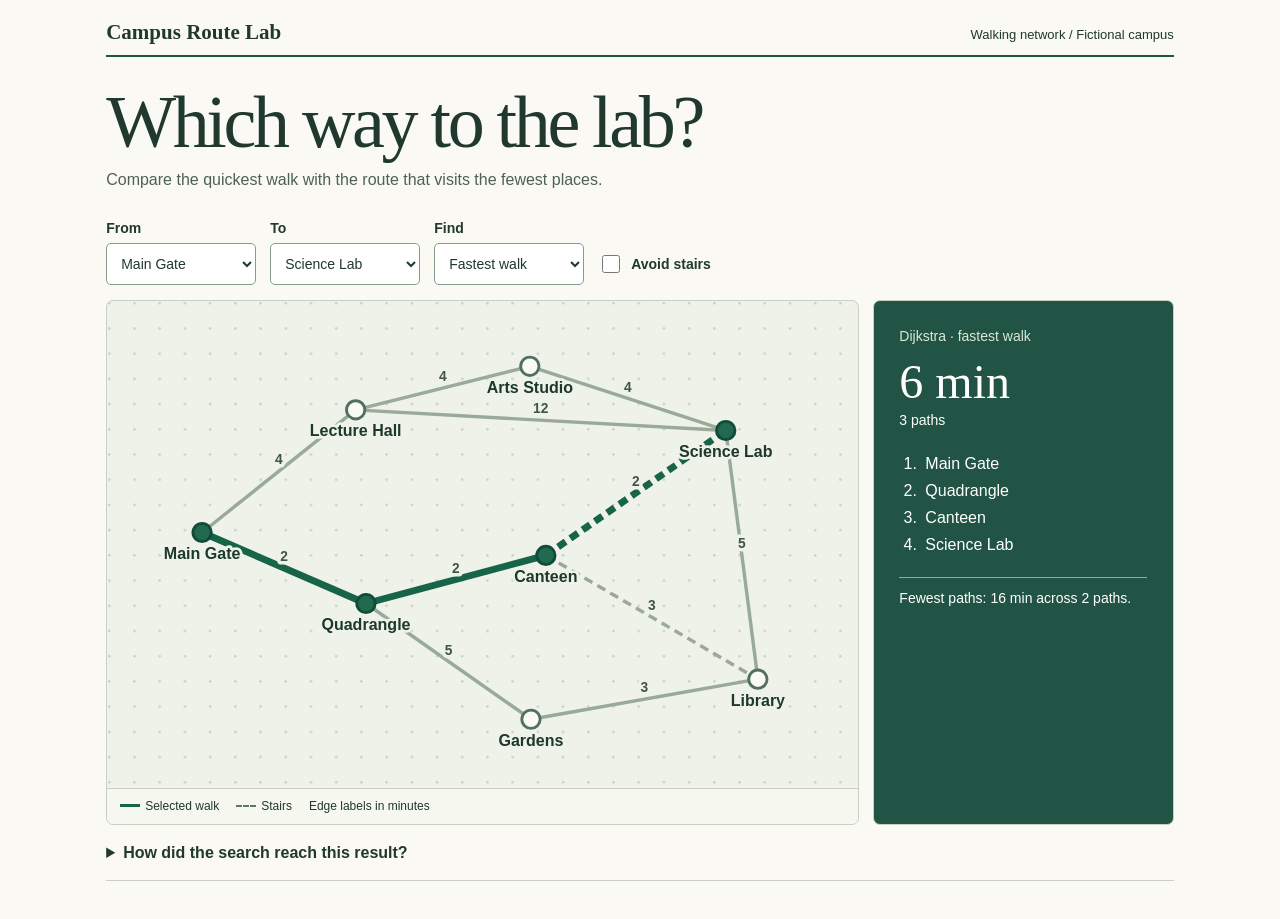
<file: Projects/campus-route-lab/index.html>
<!doctype html>
<html lang="en">
<head>
<meta charset="utf-8">
<meta name="viewport" content="width=device-width, initial-scale=1">
<title>Campus Route Lab</title>
<link rel="stylesheet" href="style.css">
<script defer src="network.js"></script><script defer src="routing.js"></script><script defer src="app.js"></script>
</head><body>
<main>
<header><p class="wordmark">Campus Route Lab</p><p class="folio">Walking network / Fictional campus</p></header>
<h1>Which way to the lab?</h1>
<p class="intro">Compare the quickest walk with the route that visits the fewest places.</p>
<section class="controls" aria-label="Route settings">
<label>From <select id="from"></select></label><label>To <select id="to"></select></label>
<label>Find <select id="mode"><option value="time">Fastest walk</option><option value="hops">Fewest paths</option></select></label>
<label class="check"><input type="checkbox" id="step-free"> Avoid stairs</label>
</section>
<div class="layout"><figure>
<svg id="map" viewBox="0 0 655 425" role="img" aria-labelledby="map-title map-desc">
<title id="map-title">Campus walking network</title><desc id="map-desc">The route and distance are also listed beside the map. Numbers on paths are walking times in minutes.</desc>
<defs><pattern id="grid" width="22" height="22" patternUnits="userSpaceOnUse"><circle cx="2" cy="2" r="1.1" fill="#c6d1c1"/></pattern></defs>
<rect width="655" height="425" fill="url(#grid)"/>
<g id="edges"></g><g id="nodes"></g></svg>
<figcaption><span><i class="line green"></i>Selected walk</span><span><i class="line stairs"></i>Stairs</span><span>Edge labels in minutes</span></figcaption>
</figure>
<section class="summary" aria-live="polite" aria-atomic="true">
<p class="algorithm" id="algorithm"></p><h2 id="duration"></h2><p id="count"></p>
<ol id="stops"></ol><p id="comparison"></p>
</section></div>
<details><summary>How did the search reach this result?</summary>
<p id="explanation"></p><p id="visits"></p></details>
</main></body></html>
</file>
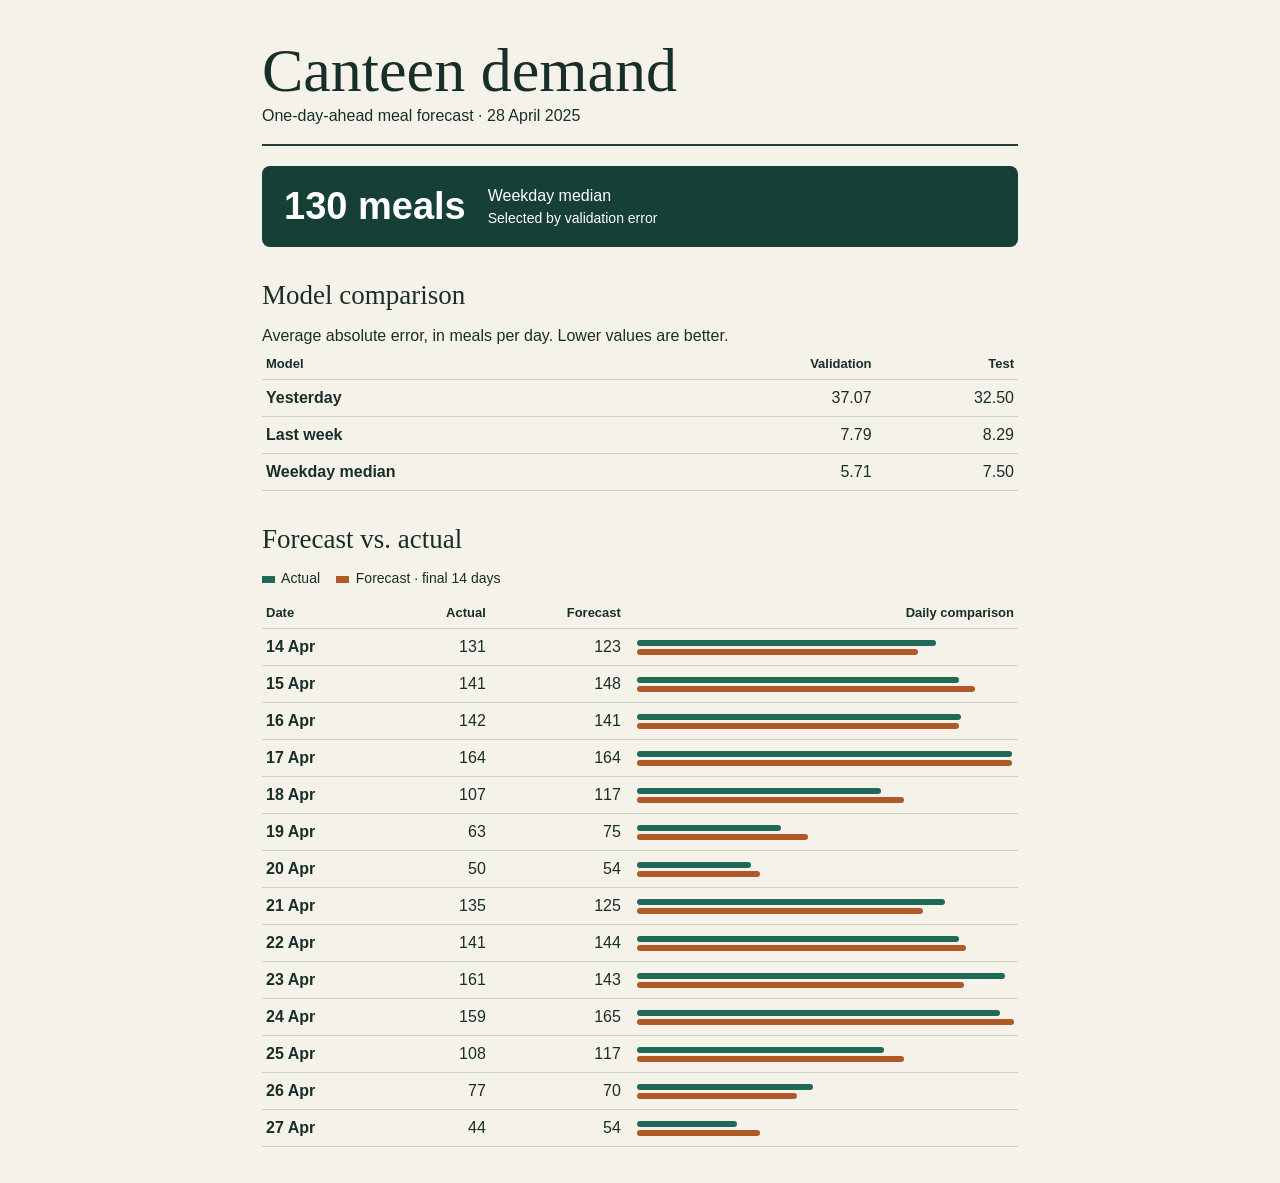
<file: Projects/canteen-demand-forecast/examples/report.html>
<!doctype html><html lang="en"><meta charset="utf-8">
<meta name="viewport" content="width=device-width, initial-scale=1">
<title>Canteen demand | Forecast report</title><style>
*{box-sizing:border-box}body{margin:0;background:#f5f2e9;color:#182e29;font:16px/1.5 'Segoe UI',sans-serif}
main{max-width:860px;margin:auto;padding:36px clamp(18px,5vw,52px)}h1,h2,p{margin:0}
h1,h2{font-family:Georgia,serif;font-weight:500}h1{font-size:clamp(34px,7vw,62px);line-height:1.1}
h2{font-size:27px;margin:28px 0 8px}.mast{border-bottom:2px solid #213f38;padding-bottom:16px}
.next{background:#163f36;color:white;border-radius:8px;padding:18px 22px;margin:20px 0;display:flex;align-items:center;gap:22px;flex-wrap:wrap}
strong{font-size:38px;line-height:1.1}table{width:100%;border-collapse:collapse;font-variant-numeric:tabular-nums}
td,th{border-bottom:1px solid #cdd3c8;padding:6px 4px;text-align:right}th:first-child{text-align:left}
.plot{width:52%;padding-left:12px}i{display:block;background:#206957;height:6px;border-radius:3px}i.estimate{background:#af5a28;margin-top:3px}
small{display:block;font-size:14px}.legend{font-size:14px;margin-bottom:8px}.key{display:inline-block;width:13px;height:7px;background:#206957;margin-right:3px}
.key.second{background:#af5a28;margin-left:12px}thead th{font-size:13px}@media(max-width:500px){.plot{width:36%}}
</style><main><header class="mast"><h1>Canteen demand</h1>
<p>One-day-ahead meal forecast · 28 April 2025</p></header>
<section class="next"><strong>130 meals</strong>
<span>Weekday median<small>Selected by validation error</small></span></section>
<h2>Model comparison</h2><p>Average absolute error, in meals per day. Lower values are better.</p>
<table><thead><tr><th>Model</th><th>Validation</th><th>Test</th></tr></thead><tbody><tr><th scope="row">Yesterday</th><td>37.07</td><td>32.50</td></tr><tr><th scope="row">Last week</th><td>7.79</td><td>8.29</td></tr><tr><th scope="row">Weekday median</th><td>5.71</td><td>7.50</td></tr></tbody></table>
<h2>Forecast vs. actual</h2><p class="legend"><b class="key"></b> Actual
<b class="key second"></b> Forecast · final 14 days</p>
<table><thead><tr><th>Date</th><th>Actual</th><th>Forecast</th><th>Daily comparison</th></tr></thead>
<tbody><tr><th scope="row">14 Apr</th><td>131</td><td>123</td><td class="plot"><i style="width:79.39%"></i><i class="estimate" style="width:74.55%"></i></td></tr><tr><th scope="row">15 Apr</th><td>141</td><td>148</td><td class="plot"><i style="width:85.45%"></i><i class="estimate" style="width:89.70%"></i></td></tr><tr><th scope="row">16 Apr</th><td>142</td><td>141</td><td class="plot"><i style="width:86.06%"></i><i class="estimate" style="width:85.45%"></i></td></tr><tr><th scope="row">17 Apr</th><td>164</td><td>164</td><td class="plot"><i style="width:99.39%"></i><i class="estimate" style="width:99.39%"></i></td></tr><tr><th scope="row">18 Apr</th><td>107</td><td>117</td><td class="plot"><i style="width:64.85%"></i><i class="estimate" style="width:70.91%"></i></td></tr><tr><th scope="row">19 Apr</th><td>63</td><td>75</td><td class="plot"><i style="width:38.18%"></i><i class="estimate" style="width:45.45%"></i></td></tr><tr><th scope="row">20 Apr</th><td>50</td><td>54</td><td class="plot"><i style="width:30.30%"></i><i class="estimate" style="width:32.73%"></i></td></tr><tr><th scope="row">21 Apr</th><td>135</td><td>125</td><td class="plot"><i style="width:81.82%"></i><i class="estimate" style="width:75.76%"></i></td></tr><tr><th scope="row">22 Apr</th><td>141</td><td>144</td><td class="plot"><i style="width:85.45%"></i><i class="estimate" style="width:87.27%"></i></td></tr><tr><th scope="row">23 Apr</th><td>161</td><td>143</td><td class="plot"><i style="width:97.58%"></i><i class="estimate" style="width:86.67%"></i></td></tr><tr><th scope="row">24 Apr</th><td>159</td><td>165</td><td class="plot"><i style="width:96.36%"></i><i class="estimate" style="width:100.00%"></i></td></tr><tr><th scope="row">25 Apr</th><td>108</td><td>117</td><td class="plot"><i style="width:65.45%"></i><i class="estimate" style="width:70.91%"></i></td></tr><tr><th scope="row">26 Apr</th><td>77</td><td>70</td><td class="plot"><i style="width:46.67%"></i><i class="estimate" style="width:42.42%"></i></td></tr><tr><th scope="row">27 Apr</th><td>44</td><td>54</td><td class="plot"><i style="width:26.67%"></i><i class="estimate" style="width:32.73%"></i></td></tr></tbody></table></main></html>
</file>
<file: Projects/campus-route-lab/style.css>
* { box-sizing: border-box; }
:root { color-scheme: light; --ink: #20382d; --paper: #faf9f4; --rule: #c8d0c4; --pine: #215444; }
body { margin: 0; color: var(--ink); background: var(--paper); font: 16px/1.45 'Inter', 'Segoe UI', Arial, sans-serif; }
main { max-width: 1170px; margin: auto; padding: 20px clamp(16px, 4vw, 55px) 38px; }
header { display: flex; align-items: baseline; justify-content: space-between; gap: 16px; border-bottom: 2px solid var(--pine); padding: 0 0 10px; }
p, h1, h2, figure { margin: 0; }
.wordmark { font: bold 21px Georgia, serif; }
.folio { font-size: 13px; }
h1 { font: 500 clamp(40px, 6vw, 74px)/1.1 Georgia, serif; letter-spacing: -.045em; margin: 25px 0 5px; }
.intro { color: #4f6056; }
.controls { display: flex; flex-wrap: wrap; align-items: end; gap: 14px; margin: 26px 0 15px; }
label { display: grid; gap: 5px; font-weight: 650; font-size: 14px; }
select { font: inherit; font-weight: 500; background: #fff; color: var(--ink); border: 1px solid #869c8e; border-radius: 5px; min-height: 42px; min-width: 150px; padding: 5px 10px; }
.check { display: flex; align-items: center; min-height: 42px; gap: 8px; }
input { width: 18px; height: 18px; accent-color: var(--pine); }
:focus-visible { outline: 3px solid #a15b19; outline-offset: 3px; }
.layout { display: grid; grid-template-columns: minmax(0, 2.5fr) minmax(240px, 1fr); gap: 14px; }
figure, .summary { border-radius: 7px; border: 1px solid var(--rule); overflow: hidden; }
figure { background: #eff2e9; }
#map { width: 100%; height: auto; display: block; }
.path { stroke: #99aa9b; stroke-width: 3px; }
.path.active { stroke: #176449; stroke-width: 6px; }
.path.stair { stroke-dasharray: 8 5; }
.edge-label { font: bold 12px 'Segoe UI', sans-serif; fill: #405447; paint-order: stroke; stroke: #eff2e9; stroke-width: 6px; stroke-linejoin: round; }
.place { fill: #f9faf4; stroke: #536f60; stroke-width: 2.5px; }
.place.chosen { fill: #21694f; stroke: #114c3b; }
.place-label { font: bold 14px 'Segoe UI', sans-serif; paint-order: stroke; stroke: #eff2e9; stroke-width: 5px; stroke-linejoin: round; fill: #1c392b; }
figcaption { display: flex; flex-wrap: wrap; gap: 8px 17px; border-top: 1px solid var(--rule); padding: 9px 13px; font-size: 12px; background: #f6f7ef; }
.line { display:inline-block; width: 20px; margin: 0 5px 3px 0; border-top: 3px solid #176449; }
.line.stairs { border-top: 2px dashed #617669; }
.summary { background: var(--pine); color: white; padding: clamp(17px, 2vw, 30px); }
.algorithm { font-size: 14px; color: #d9e8d4; } h2 { font: 48px/1.2 Georgia, serif; margin: 6px 0 0; }
#count, #comparison { font-size: 14px; }
#stops { margin: 19px 0; padding-left: 22px; }
#stops li { padding: 2px 0 2px 4px; }
#comparison { padding-top: 10px; border-top: 1px solid #91ae9f; }
details { border-bottom: 1px solid var(--rule); padding: 16px 0; }
details p { max-width: 75ch; margin-top: 8px; }
summary { font-weight: 650; cursor: pointer; }
@media (max-width: 720px) { .layout { grid-template-columns: 1fr; } .controls label:not(.check) { flex: 1 1 30%; } select { min-width: 0; width: 100%; } }
@media (max-width: 480px) { header { align-items: center; } .folio { max-width: 116px; text-align: right; } .controls { gap: 10px; } .controls label:not(.check) { flex-basis: 42%; } .check { flex: 1 1 42%; } }
</file>
